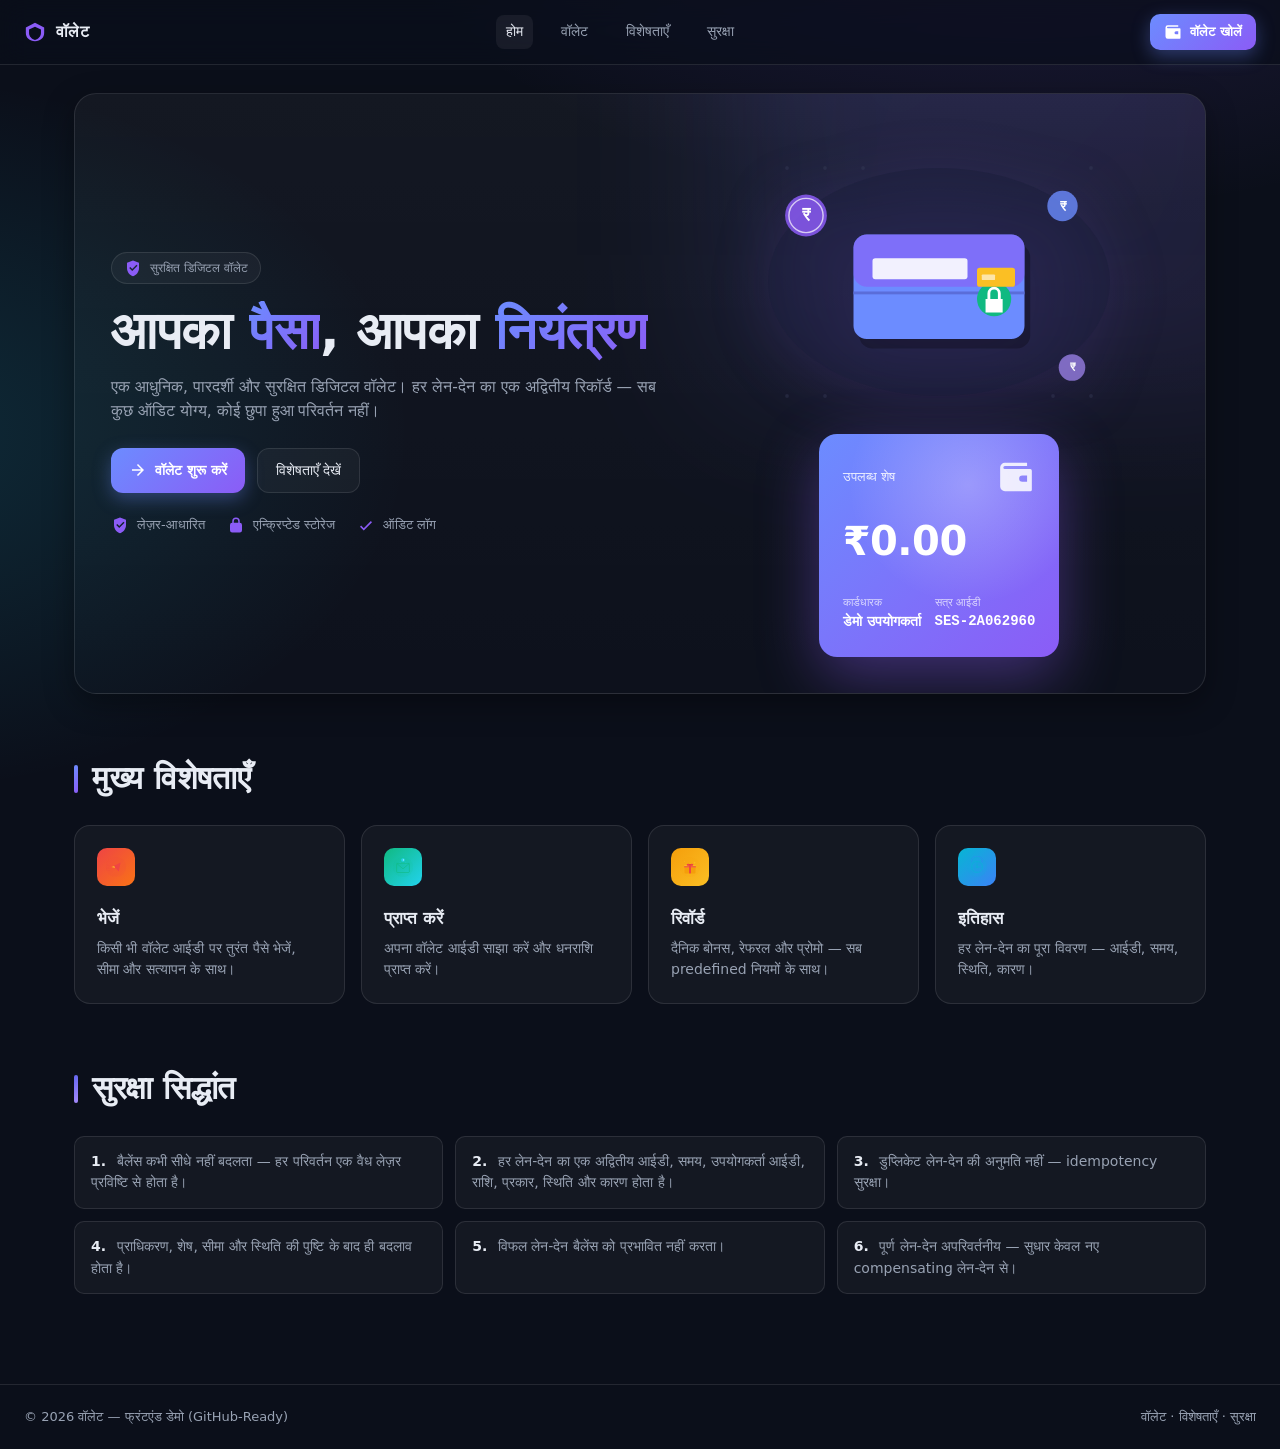
<file: index.html>
<!DOCTYPE html>
<html lang="hi">
<head>
  <meta charset="UTF-8" />
  <meta name="viewport" content="width=device-width, initial-scale=1.0" />
  <meta name="description" content="Secure digital wallet — frontend demo with ledger-ready architecture" />
  <title>वॉलेट — होम | Secure Wallet</title>
  <link rel="icon" type="image/svg+xml" href="assets/favicon.svg" />
  <link rel="stylesheet" href="css/styles.css" />
</head>
<body>
  <!-- SVG SPRITE: inline icons + zone illustrations -->
  <svg width="0" height="0" style="position:absolute" aria-hidden="true">
    <defs>
      <!-- Icon symbols -->
      <symbol id="i-wallet" viewBox="0 0 24 24"><path fill="currentColor" d="M21 7H5a1 1 0 0 1 0-2h14V3H5a3 3 0 0 0-3 3v12a3 3 0 0 0 3 3h16a1 1 0 0 0 1-1V8a1 1 0 0 0-1-1Zm-2 8h-3a2 2 0 1 1 0-4h3v4Z"/></symbol>
      <symbol id="i-send" viewBox="0 0 24 24"><path fill="currentColor" d="m3.4 20.6 17.45-7.48a1 1 0 0 0 0-1.84L3.4 3.81a1 1 0 0 0-1.39 1.21L4.5 12l-2.49 6.98a1 1 0 0 0 1.39 1.62Z"/></symbol>
      <symbol id="i-receive" viewBox="0 0 24 24"><path fill="currentColor" d="M5 4h14v3h-2V6H7v12h4v2H5V4Zm9.5 6.6L12.6 8.7 11.2 10.1l2.3 2.3-2.3 2.3 1.4 1.4 1.9-1.9 1.9 1.9 1.4-1.4-2.3-2.3 2.3-2.3-1.4-1.4-1.9 1.9Z"/></symbol>
      <symbol id="i-history" viewBox="0 0 24 24"><path fill="currentColor" d="M13 3a9 9 0 0 0-9 9H1l4 4 4-4H6a7 7 0 1 1 2.05 4.95l-1.42 1.42A9 9 0 1 0 13 3Zm-1 5v5l4.25 2.52.75-1.23L13.5 12.25V8H12Z"/></symbol>
      <symbol id="i-user" viewBox="0 0 24 24"><path fill="currentColor" d="M12 12a5 5 0 1 0-5-5 5 5 0 0 0 5 5Zm0 2c-3.33 0-10 1.67-10 5v3h20v-3c0-3.33-6.67-5-10-5Z"/></symbol>
      <symbol id="i-lock" viewBox="0 0 24 24"><path fill="currentColor" d="M17 9V7A5 5 0 0 0 7 7v2a3 3 0 0 0-3 3v7a3 3 0 0 0 3 3h10a3 3 0 0 0 3-3v-7a3 3 0 0 0-3-3ZM9 7a3 3 0 0 1 6 0v2H9V7Z"/></symbol>
      <symbol id="i-check" viewBox="0 0 24 24"><path fill="currentColor" d="m9 16.2-3.5-3.5L4 14.2 9 19.2 20 8.2l-1.5-1.4L9 16.2Z"/></symbol>
      <symbol id="i-x" viewBox="0 0 24 24"><path fill="currentColor" d="M19 6.4 17.6 5 12 10.6 6.4 5 5 6.4 10.6 12 5 17.6 6.4 19 12 13.4 17.6 19 19 17.6 13.4 12 19 6.4Z"/></symbol>
      <symbol id="i-shield" viewBox="0 0 24 24"><path fill="currentColor" d="M12 2 4 5v7c0 5 3.4 9.7 8 11 4.6-1.3 8-6 8-11V5l-8-3Zm-1 14-4-4 1.4-1.4L11 13.2l5.6-5.6L18 9l-7 7Z"/></symbol>
      <symbol id="i-arrow-right" viewBox="0 0 24 24"><path fill="currentColor" d="M12 4 10.6 5.4 16.2 11H4v2h12.2l-5.6 5.6L12 20l8-8-8-8Z"/></symbol>
      <symbol id="i-logo" viewBox="0 0 24 24"><path fill="currentColor" d="M12 2 2 7v6c0 5 4 9 10 9s10-4 10-9V7L12 2Zm0 4.2 6.5 3.2V13c0 3.5-2.7 6.6-6.5 7.7C8.2 19.6 5.5 16.5 5.5 13V9.4L12 6.2Z"/></symbol>

      <!-- Zone illustrations -->
      <symbol id="illus-hero" viewBox="0 0 400 320">
        <ellipse cx="200" cy="160" rx="180" ry="120" fill="#1a1f3a" opacity="0.5"/>
        <g fill="#3a3f5a" opacity="0.4">
          <circle cx="40"  cy="40"  r="2"/><circle cx="80"  cy="40"  r="2"/><circle cx="120" cy="40"  r="2"/>
          <circle cx="360" cy="40"  r="2"/><circle cx="40"  cy="280" r="2"/><circle cx="80"  cy="280" r="2"/>
          <circle cx="320" cy="280" r="2"/><circle cx="360" cy="280" r="2"/>
        </g>
        <g transform="translate(60,90)">
          <circle cx="0" cy="0" r="22" fill="#8b5cf6" opacity="0.85"/>
          <circle cx="0" cy="0" r="18" fill="none" stroke="#fff" stroke-width="1.5" opacity="0.7"/>
          <text x="0" y="6" text-anchor="middle" fill="#fff" font-size="18" font-weight="700" font-family="Inter, sans-serif">₹</text>
        </g>
        <g transform="translate(330,80)">
          <circle cx="0" cy="0" r="16" fill="#6c8cff" opacity="0.8"/>
          <text x="0" y="5" text-anchor="middle" fill="#fff" font-size="14" font-weight="700" font-family="Inter, sans-serif">₹</text>
        </g>
        <g transform="translate(340,250)">
          <circle cx="0" cy="0" r="14" fill="#a78bfa" opacity="0.7"/>
          <text x="0" y="4" text-anchor="middle" fill="#fff" font-size="12" font-weight="700" font-family="Inter, sans-serif">₹</text>
        </g>
        <g transform="translate(110,110)">
          <rect x="6" y="10" width="180" height="110" rx="14" fill="#000" opacity="0.25"/>
          <rect x="0" y="0" width="180" height="110" rx="14" fill="#6c8cff"/>
          <rect x="0" y="0" width="180" height="55" rx="14" fill="#8b5cf6" opacity="0.6"/>
          <rect x="0" y="60" width="180" height="3" fill="#5a6dd9"/>
          <rect x="20" y="25" width="100" height="22" rx="3" fill="#fff" opacity="0.9"/>
          <circle cx="148" cy="68" r="18" fill="#10b981"/>
          <path d="M141 68 v-6 a7 7 0 0 1 14 0 v6 h-3 v-6 a4 4 0 0 0 -8 0 v6 z M139 68 h18 v14 h-18 z" fill="#fff"/>
          <rect x="130" y="35" width="40" height="20" rx="3" fill="#fbbf24"/>
          <rect x="135" y="42" width="14" height="6" rx="1" fill="#fff" opacity="0.6"/>
        </g>
      </symbol>

      <symbol id="illus-send" viewBox="0 0 120 120">
        <circle cx="60" cy="60" r="55" fill="rgba(239,68,68,0.12)"/>
        <g transform="translate(30,30)">
          <path d="M5 30 L55 5 L45 55 L25 35 Z" fill="#ef4444"/>
          <path d="M25 35 L45 55 L30 40 Z" fill="#f97316"/>
          <path d="M5 30 L25 35 L20 25 Z" fill="#fbbf24"/>
        </g>
        <line x1="15" y1="50" x2="25" y2="55" stroke="#ef4444" stroke-width="2" stroke-linecap="round" opacity="0.6"/>
        <line x1="10" y1="65" x2="22" y2="68" stroke="#ef4444" stroke-width="2" stroke-linecap="round" opacity="0.5"/>
        <line x1="15" y1="80" x2="25" y2="80" stroke="#ef4444" stroke-width="2" stroke-linecap="round" opacity="0.4"/>
      </symbol>

      <symbol id="illus-receive" viewBox="0 0 120 120">
        <circle cx="60" cy="60" r="55" fill="rgba(16,185,129,0.12)"/>
        <rect x="25" y="40" width="70" height="50" rx="6" fill="none" stroke="#10b981" stroke-width="3"/>
        <path d="M25 40 L60 70 L95 40" fill="none" stroke="#10b981" stroke-width="3" stroke-linejoin="round"/>
        <circle cx="60" cy="22" r="10" fill="#22d3ee"/>
        <text x="60" y="27" text-anchor="middle" fill="#fff" font-size="11" font-weight="700" font-family="Inter, sans-serif">₹</text>
        <line x1="48" y1="32" x2="44" y2="36" stroke="#22d3ee" stroke-width="2" stroke-linecap="round"/>
        <line x1="72" y1="32" x2="76" y2="36" stroke="#22d3ee" stroke-width="2" stroke-linecap="round"/>
      </symbol>

      <symbol id="illus-reward" viewBox="0 0 120 120">
        <circle cx="60" cy="60" r="55" fill="rgba(245,158,11,0.12)"/>
        <rect x="30" y="55" width="60" height="40" rx="4" fill="#f59e0b"/>
        <rect x="28" y="50" width="64" height="12" rx="3" fill="#fbbf24"/>
        <rect x="55" y="50" width="10" height="45" fill="#ef4444"/>
        <rect x="28" y="56" width="64" height="6" fill="#ef4444"/>
        <ellipse cx="50" cy="48" rx="8" ry="6" fill="#ef4444"/>
        <ellipse cx="70" cy="48" rx="8" ry="6" fill="#ef4444"/>
        <circle cx="60" cy="48" r="4" fill="#dc2626"/>
        <g fill="#fbbf24">
          <path d="M85 30 L87 35 L92 37 L87 39 L85 44 L83 39 L78 37 L83 35 Z"/>
          <path d="M30 25 L31 28 L34 29 L31 30 L30 33 L29 30 L26 29 L29 28 Z"/>
        </g>
      </symbol>

      <symbol id="illus-history" viewBox="0 0 120 120">
        <circle cx="60" cy="60" r="55" fill="rgba(6,182,212,0.12)"/>
        <circle cx="60" cy="60" r="30" fill="none" stroke="#06b6d4" stroke-width="3"/>
        <line x1="60" y1="60" x2="60" y2="42" stroke="#06b6d4" stroke-width="3" stroke-linecap="round"/>
        <line x1="60" y1="60" x2="74" y2="60" stroke="#06b6d4" stroke-width="3" stroke-linecap="round"/>
        <circle cx="60" cy="60" r="3" fill="#06b6d4"/>
        <line x1="60" y1="34" x2="60" y2="38" stroke="#06b6d4" stroke-width="2"/>
        <line x1="60" y1="82" x2="60" y2="86" stroke="#06b6d4" stroke-width="2"/>
        <line x1="34" y1="60" x2="38" y2="60" stroke="#06b6d4" stroke-width="2"/>
        <line x1="82" y1="60" x2="86" y2="60" stroke="#06b6d4" stroke-width="2"/>
        <path d="M30 30 A 30 30 0 0 1 90 30" fill="none" stroke="#3b82f6" stroke-width="2" stroke-linecap="round" stroke-dasharray="3,3"/>
        <path d="M85 25 L90 30 L85 35" fill="none" stroke="#3b82f6" stroke-width="2" stroke-linecap="round" stroke-linejoin="round"/>
      </symbol>

      <symbol id="illus-security" viewBox="0 0 120 120">
        <circle cx="60" cy="60" r="55" fill="rgba(99,102,241,0.12)"/>
        <path d="M60 20 L90 32 L90 60 Q 90 85 60 100 Q 30 85 30 60 L 30 32 Z" fill="#6366f1"/>
        <path d="M60 20 L90 32 L90 60 Q 90 75 60 90 Q 30 75 30 60 L 30 32 Z" fill="none" stroke="#a78bfa" stroke-width="2"/>
        <path d="M45 60 L55 70 L75 50" fill="none" stroke="#fff" stroke-width="5" stroke-linecap="round" stroke-linejoin="round"/>
      </symbol>
    </defs>
  </svg>

  <!-- HEADER -->
  <header class="topbar">
    <a class="brand" href="index.html">
      <svg class="ico brand-ico"><use href="#i-logo"/></svg>
      <span>वॉलेट</span>
    </a>
    <nav class="nav">
      <a href="index.html" class="active">होम</a>
      <a href="wallet.html">वॉलेट</a>
      <a href="#features">विशेषताएँ</a>
      <a href="#security">सुरक्षा</a>
    </nav>
    <a class="btn-primary btn-sm" href="wallet.html">
      <svg class="ico"><use href="#i-wallet"/></svg>
      वॉलेट खोलें
    </a>
  </header>

  <!-- HERO -->
  <main class="hero-wrap">
    <section class="hero">
      <div class="hero-text">
        <span class="badge">
          <svg class="ico"><use href="#i-shield"/></svg>
          सुरक्षित डिजिटल वॉलेट
        </span>
        <h1>आपका <span class="grad">पैसा</span>, आपका <span class="grad">नियंत्रण</span></h1>
        <p>
          एक आधुनिक, पारदर्शी और सुरक्षित डिजिटल वॉलेट। हर लेन-देन का एक
          अद्वितीय रिकॉर्ड — सब कुछ ऑडिट योग्य, कोई छुपा हुआ परिवर्तन नहीं।
        </p>
        <div class="cta-row">
          <a class="btn-primary" href="wallet.html">
            <svg class="ico"><use href="#i-arrow-right"/></svg>
            वॉलेट शुरू करें
          </a>
          <a class="btn-ghost" href="#features">विशेषताएँ देखें</a>
        </div>
        <div class="trust">
          <div><svg class="ico"><use href="#i-shield"/></svg><span>लेज़र-आधारित</span></div>
          <div><svg class="ico"><use href="#i-lock"/></svg><span>एन्क्रिप्टेड स्टोरेज</span></div>
          <div><svg class="ico"><use href="#i-check"/></svg><span>ऑडिट लॉग</span></div>
        </div>
      </div>

      <!-- HERO ILLUSTRATION + PREVIEW CARD -->
      <div class="hero-visual">
        <svg class="hero-illus" viewBox="0 0 400 320" aria-hidden="true">
          <use href="#illus-hero"/>
        </svg>
        <div class="preview-card">
          <div class="card-top">
            <div class="card-label">उपलब्ध शेष</div>
            <svg class="ico card-chip"><use href="#i-wallet"/></svg>
          </div>
          <div class="card-balance" id="preview-balance">₹0.00</div>
          <div class="card-foot">
            <div>
              <div class="muted">कार्डधारक</div>
              <div class="strong">डेमो उपयोगकर्ता</div>
            </div>
            <div>
              <div class="muted">सत्र आईडी</div>
              <div class="strong mono" id="preview-session">—</div>
            </div>
          </div>
        </div>
      </div>
    </section>

    <!-- FEATURES (zone-colored) -->
    <section id="features" class="features">
      <div class="section-head">
        <span class="accent"></span>
        <h2>मुख्य विशेषताएँ</h2>
      </div>
      <div class="grid">
        <div class="feat zone-send">
          <svg class="ico feat-ico"><use href="#illus-send"/></svg>
          <h3>भेजें</h3>
          <p>किसी भी वॉलेट आईडी पर तुरंत पैसे भेजें, सीमा और सत्यापन के साथ।</p>
        </div>
        <div class="feat zone-receive">
          <svg class="ico feat-ico"><use href="#illus-receive"/></svg>
          <h3>प्राप्त करें</h3>
          <p>अपना वॉलेट आईडी साझा करें और धनराशि प्राप्त करें।</p>
        </div>
        <div class="feat zone-reward">
          <svg class="ico feat-ico"><use href="#illus-reward"/></svg>
          <h3>रिवॉर्ड</h3>
          <p>दैनिक बोनस, रेफरल और प्रोमो — सब predefined नियमों के साथ।</p>
        </div>
        <div class="feat zone-history">
          <svg class="ico feat-ico"><use href="#illus-history"/></svg>
          <h3>इतिहास</h3>
          <p>हर लेन-देन का पूरा विवरण — आईडी, समय, स्थिति, कारण।</p>
        </div>
      </div>
    </section>

    <!-- SECURITY -->
    <section id="security" class="security">
      <div class="section-head security">
        <span class="accent"></span>
        <h2>सुरक्षा सिद्धांत</h2>
      </div>
      <div class="security-grid">
        <div class="rule"><b>1.</b> बैलेंस कभी सीधे नहीं बदलता — हर परिवर्तन एक वैध लेज़र प्रविष्टि से होता है।</div>
        <div class="rule"><b>2.</b> हर लेन-देन का एक अद्वितीय आईडी, समय, उपयोगकर्ता आईडी, राशि, प्रकार, स्थिति और कारण होता है।</div>
        <div class="rule"><b>3.</b> डुप्लिकेट लेन-देन की अनुमति नहीं — idempotency सुरक्षा।</div>
        <div class="rule"><b>4.</b> प्राधिकरण, शेष, सीमा और स्थिति की पुष्टि के बाद ही बदलाव होता है।</div>
        <div class="rule"><b>5.</b> विफल लेन-देन बैलेंस को प्रभावित नहीं करता।</div>
        <div class="rule"><b>6.</b> पूर्ण लेन-देन अपरिवर्तनीय — सुधार केवल नए compensating लेन-देन से।</div>
      </div>
    </section>
  </main>

  <footer class="foot">
    <div>© 2026 वॉलेट — फ्रंटएंड डेमो (GitHub-Ready)</div>
    <div class="foot-links">
      <a href="wallet.html">वॉलेट</a> ·
      <a href="#features">विशेषताएँ</a> ·
      <a href="#security">सुरक्षा</a>
    </div>
  </footer>

  <script src="js/wallet-core.js"></script>
  <script src="js/app.js"></script>
</body>
</html>
</file>
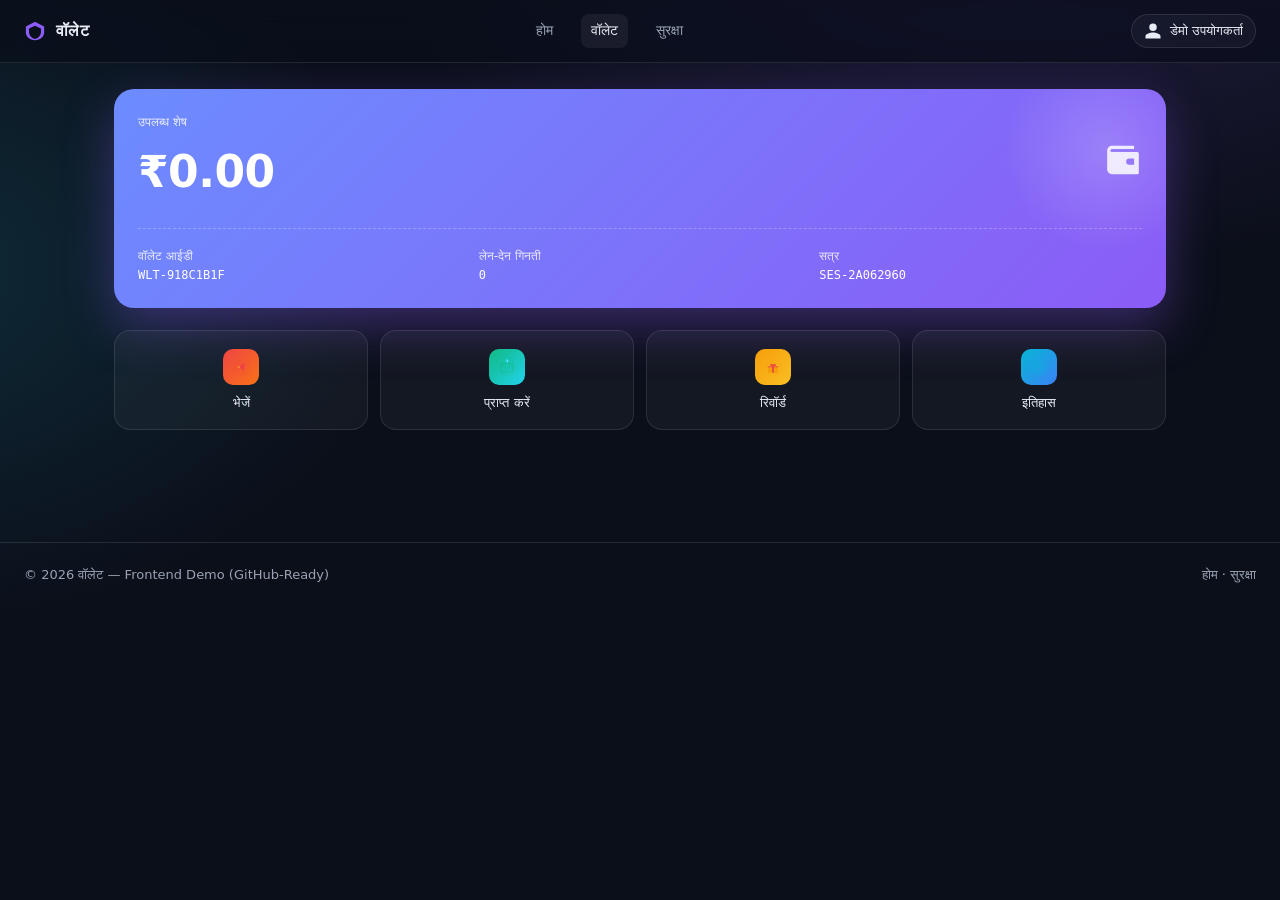
<file: wallet.html>
<!DOCTYPE html>
<html lang="hi">
<head>
  <meta charset="UTF-8" />
  <meta name="viewport" content="width=device-width, initial-scale=1.0" />
  <meta name="description" content="Secure Wallet — Send, receive और transaction history" />
  <title>वॉलेट — डैशबोर्ड | Secure Wallet</title>
  <link rel="icon" type="image/svg+xml" href="assets/favicon.svg" />
  <link rel="stylesheet" href="css/styles.css" />
</head>
<body>
  <!-- TOAST -->
  <div id="toast" class="toast" role="status" aria-live="polite"></div>

  <!-- SVG SPRITE -->
  <svg width="0" height="0" style="position:absolute" aria-hidden="true">
    <defs>
      <symbol id="i-wallet" viewBox="0 0 24 24"><path fill="currentColor" d="M21 7H5a1 1 0 0 1 0-2h14V3H5a3 3 0 0 0-3 3v12a3 3 0 0 0 3 3h16a1 1 0 0 0 1-1V8a1 1 0 0 0-1-1Zm-2 8h-3a2 2 0 1 1 0-4h3v4Z"/></symbol>
      <symbol id="i-send" viewBox="0 0 24 24"><path fill="currentColor" d="m3.4 20.6 17.45-7.48a1 1 0 0 0 0-1.84L3.4 3.81a1 1 0 0 0-1.39 1.21L4.5 12l-2.49 6.98a1 1 0 0 0 1.39 1.62Z"/></symbol>
      <symbol id="i-receive" viewBox="0 0 24 24"><path fill="currentColor" d="M5 4h14v3h-2V6H7v12h4v2H5V4Zm9.5 6.6L12.6 8.7 11.2 10.1l2.3 2.3-2.3 2.3 1.4 1.4 1.9-1.9 1.9 1.9 1.4-1.4-2.3-2.3 2.3-2.3-1.4-1.4-1.9 1.9Z"/></symbol>
      <symbol id="i-history" viewBox="0 0 24 24"><path fill="currentColor" d="M13 3a9 9 0 0 0-9 9H1l4 4 4-4H6a7 7 0 1 1 2.05 4.95l-1.42 1.42A9 9 0 1 0 13 3Zm-1 5v5l4.25 2.52.75-1.23L13.5 12.25V8H12Z"/></symbol>
      <symbol id="i-user" viewBox="0 0 24 24"><path fill="currentColor" d="M12 12a5 5 0 1 0-5-5 5 5 0 0 0 5 5Zm0 2c-3.33 0-10 1.67-10 5v3h20v-3c0-3.33-6.67-5-10-5Z"/></symbol>
      <symbol id="i-x" viewBox="0 0 24 24"><path fill="currentColor" d="M19 6.4 17.6 5 12 10.6 6.4 5 5 6.4 10.6 12 5 17.6 6.4 19 12 13.4 17.6 19 19 17.6 13.4 12 19 6.4Z"/></symbol>
      <symbol id="i-shield" viewBox="0 0 24 24"><path fill="currentColor" d="M12 2 4 5v7c0 5 3.4 9.7 8 11 4.6-1.3 8-6 8-11V5l-8-3Zm-1 14-4-4 1.4-1.4L11 13.2l5.6-5.6L18 9l-7 7Z"/></symbol>
      <symbol id="i-arrow-up" viewBox="0 0 24 24"><path fill="currentColor" d="M12 4 4 12h5v8h6v-8h5L12 4Z"/></symbol>
      <symbol id="i-arrow-down" viewBox="0 0 24 24"><path fill="currentColor" d="M12 20l8-8h-5V4H9v8H4l8 8Z"/></symbol>
      <symbol id="i-logo" viewBox="0 0 24 24"><path fill="currentColor" d="M12 2 2 7v6c0 5 4 9 10 9s10-4 10-9V7L12 2Zm0 4.2 6.5 3.2V13c0 3.5-2.7 6.6-6.5 7.7C8.2 19.6 5.5 16.5 5.5 13V9.4L12 6.2Z"/></symbol>

      <!-- Zone illustrations (used inside action buttons) -->
      <symbol id="illus-send" viewBox="0 0 120 120">
        <circle cx="60" cy="60" r="55" fill="rgba(239,68,68,0.12)"/>
        <g transform="translate(30,30)">
          <path d="M5 30 L55 5 L45 55 L25 35 Z" fill="#ef4444"/>
          <path d="M25 35 L45 55 L30 40 Z" fill="#f97316"/>
          <path d="M5 30 L25 35 L20 25 Z" fill="#fbbf24"/>
        </g>
      </symbol>
      <symbol id="illus-receive" viewBox="0 0 120 120">
        <circle cx="60" cy="60" r="55" fill="rgba(16,185,129,0.12)"/>
        <rect x="25" y="40" width="70" height="50" rx="6" fill="none" stroke="#10b981" stroke-width="3"/>
        <path d="M25 40 L60 70 L95 40" fill="none" stroke="#10b981" stroke-width="3" stroke-linejoin="round"/>
        <circle cx="60" cy="22" r="10" fill="#22d3ee"/>
        <text x="60" y="27" text-anchor="middle" fill="#fff" font-size="11" font-weight="700" font-family="Inter, sans-serif">₹</text>
      </symbol>
      <symbol id="illus-reward" viewBox="0 0 120 120">
        <circle cx="60" cy="60" r="55" fill="rgba(245,158,11,0.12)"/>
        <rect x="30" y="55" width="60" height="40" rx="4" fill="#f59e0b"/>
        <rect x="28" y="50" width="64" height="12" rx="3" fill="#fbbf24"/>
        <rect x="55" y="50" width="10" height="45" fill="#ef4444"/>
        <rect x="28" y="56" width="64" height="6" fill="#ef4444"/>
        <ellipse cx="50" cy="48" rx="8" ry="6" fill="#ef4444"/>
        <ellipse cx="70" cy="48" rx="8" ry="6" fill="#ef4444"/>
        <circle cx="60" cy="48" r="4" fill="#dc2626"/>
      </symbol>
      <symbol id="illus-history" viewBox="0 0 120 120">
        <circle cx="60" cy="60" r="55" fill="rgba(6,182,212,0.12)"/>
        <circle cx="60" cy="60" r="30" fill="none" stroke="#06b6d4" stroke-width="3"/>
        <line x1="60" y1="60" x2="60" y2="42" stroke="#06b6d4" stroke-width="3" stroke-linecap="round"/>
        <line x1="60" y1="60" x2="74" y2="60" stroke="#06b6d4" stroke-width="3" stroke-linecap="round"/>
        <circle cx="60" cy="60" r="3" fill="#06b6d4"/>
      </symbol>

      <!-- Empty state illustration -->
      <symbol id="illus-empty" viewBox="0 0 200 160">
        <ellipse cx="100" cy="140" rx="70" ry="6" fill="#1a1f3a"/>
        <rect x="40" y="40" width="120" height="80" rx="8" fill="#1a1f3a" stroke="#2a3050" stroke-width="1.5"/>
        <line x1="55" y1="60" x2="120" y2="60" stroke="#3a3f5a" stroke-width="2" stroke-linecap="round"/>
        <line x1="55" y1="75" x2="100" y2="75" stroke="#3a3f5a" stroke-width="2" stroke-linecap="round"/>
        <line x1="55" y1="90" x2="110" y2="90" stroke="#3a3f5a" stroke-width="2" stroke-linecap="round"/>
        <circle cx="135" cy="100" r="14" fill="none" stroke="#06b6d4" stroke-width="3"/>
        <line x1="146" y1="111" x2="156" y2="121" stroke="#06b6d4" stroke-width="3" stroke-linecap="round"/>
      </symbol>
    </defs>
  </svg>

  <!-- HEADER -->
  <header class="topbar">
    <a class="brand" href="index.html">
      <svg class="ico brand-ico"><use href="#i-logo"/></svg>
      <span>वॉलेट</span>
    </a>
    <nav class="nav">
      <a href="index.html">होम</a>
      <a href="wallet.html" class="active">वॉलेट</a>
      <a href="index.html#security">सुरक्षा</a>
    </nav>
    <div class="user-chip">
      <svg class="ico"><use href="#i-user"/></svg>
      <span id="user-label">डेमो उपयोगकर्ता</span>
    </div>
  </header>

  <main class="dash">
    <!-- BALANCE CARD -->
    <section class="balance-card">
      <div class="card-top">
        <div>
          <div class="muted">उपलब्ध शेष</div>
          <div class="balance" id="balance">₹0.00</div>
        </div>
        <svg class="ico card-chip"><use href="#i-wallet"/></svg>
      </div>
      <div class="meta-row">
        <div>
          <div class="muted">वॉलेट आईडी</div>
          <div class="mono small" id="wallet-id">—</div>
        </div>
        <div>
          <div class="muted">लेन-देन गिनती</div>
          <div class="mono small" id="tx-count">0</div>
        </div>
        <div>
          <div class="muted">सत्र</div>
          <div class="mono small" id="session-id">—</div>
        </div>
      </div>
    </section>

    <!-- ACTIONS (zone-colored) -->
    <section class="actions">
      <button class="action zone-send" data-action="send">
        <svg class="ico action-ico"><use href="#illus-send"/></svg>
        <span>भेजें</span>
      </button>
      <button class="action zone-receive" data-action="receive">
        <svg class="ico action-ico"><use href="#illus-receive"/></svg>
        <span>प्राप्त करें</span>
      </button>
      <button class="action zone-reward" data-action="reward">
        <svg class="ico action-ico"><use href="#illus-reward"/></svg>
        <span>रिवॉर्ड</span>
      </button>
      <button class="action zone-history" data-action="history">
        <svg class="ico action-ico"><use href="#illus-history"/></svg>
        <span>इतिहास</span>
      </button>
    </section>

    <!-- PANELS -->
    <section class="panels">
      <!-- SEND PANEL -->
      <article class="panel zone-send" id="panel-send" hidden>
        <header class="panel-head">
          <h3><svg class="ico"><use href="#illus-send"/></svg> पैसे भेजें</h3>
          <button class="icon-btn" data-close><svg class="ico"><use href="#i-x"/></svg></button>
        </header>
        <form id="send-form" class="form">
          <label>
            <span>प्राप्तकर्ता वॉलेट आईडी</span>
            <input type="text" id="recv-id" placeholder="WLT-XXXXXXXX" required />
          </label>
          <label>
            <span>राशि (₹)</span>
            <input type="number" id="send-amt" min="1" max="50000" step="0.01" required />
          </label>
          <label>
            <span>कारण / विवरण</span>
            <input type="text" id="send-reason" maxlength="120" placeholder="जैसे: भोजन, किराया" required />
          </label>
          <label>
            <span>Idempotency कुंजी (वैकल्पिक)</span>
            <input type="text" id="send-idem" placeholder="खाली छोड़ें — ऑटो जनरेट होगी" />
          </label>
          <div class="form-foot">
            <button type="button" class="btn-ghost" data-close>रद्द करें</button>
            <button type="submit" class="btn-primary">भेजें</button>
          </div>
        </form>
      </article>

      <!-- RECEIVE PANEL -->
      <article class="panel zone-receive" id="panel-receive" hidden>
        <header class="panel-head">
          <h3><svg class="ico"><use href="#illus-receive"/></svg> पैसे प्राप्त करें</h3>
          <button class="icon-btn" data-close><svg class="ico"><use href="#i-x"/></svg></button>
        </header>
        <div class="form">
          <p class="muted">
            अपना वॉलेट आईडी साझा करें। प्राप्त राशि ऑटो-क्रेडिट होगी (डेमो में —
            असली बैकएंड होने पर server-side ledger के माध्यम से)।
          </p>
          <div class="receive-box">
            <div class="muted">आपका वॉलेट आईडी</div>
            <div class="mono big" id="my-wallet-id">—</div>
          </div>
          <form id="receive-form" class="form">
            <label>
              <span>टेस्ट क्रेडिट राशि (₹)</span>
              <input type="number" id="rec-amt" min="1" max="10000" step="0.01" required />
            </label>
            <label>
              <span>स्रोत / कारण</span>
              <input type="text" id="rec-reason" placeholder="जैसे: वेतन, रिफंड" required />
            </label>
            <div class="form-foot">
              <button type="submit" class="btn-primary">क्रेडिट जोड़ें</button>
            </div>
          </form>
        </div>
      </article>

      <!-- REWARD PANEL -->
      <article class="panel zone-reward" id="panel-reward" hidden>
        <header class="panel-head">
          <h3><svg class="ico"><use href="#illus-reward"/></svg> रिवॉर्ड / बोनस</h3>
          <button class="icon-btn" data-close><svg class="ico"><use href="#i-x"/></svg></button>
        </header>
        <form id="reward-form" class="form">
          <p class="muted">
            रिवॉर्ड predefined नियमों के अंतर्गत जारी होते हैं (अधिकतम ₹100/दिन, ठंडा
            अवधि 60 सेकंड)।
          </p>
          <label>
            <span>रिवॉर्ड प्रकार</span>
            <select id="rw-type">
              <option value="daily_login">दैनिक लॉगिन</option>
              <option value="referral">रेफरल बोनस</option>
              <option value="promo">प्रोमो कोड</option>
            </select>
          </label>
          <label>
            <span>राशि (₹, अधिकतम 100)</span>
            <input type="number" id="rw-amt" min="1" max="100" step="0.01" value="10" required />
          </label>
          <label>
            <span>कारण</span>
            <input type="text" id="rw-reason" maxlength="120" required />
          </label>
          <div class="form-foot">
            <button type="submit" class="btn-primary">दावा करें</button>
          </div>
        </form>
      </article>

      <!-- HISTORY PANEL -->
      <article class="panel wide zone-history" id="panel-history" hidden>
        <header class="panel-head">
          <h3><svg class="ico"><use href="#illus-history"/></svg> लेन-देन इतिहास</h3>
          <div class="head-right">
            <select id="filter-type" class="mini">
              <option value="">सभी प्रकार</option>
              <option value="send">भेजें</option>
              <option value="receive">प्राप्त</option>
              <option value="reward">रिवॉर्ड</option>
              <option value="reversal">रिवर्सल</option>
            </select>
            <button class="icon-btn" data-close><svg class="ico"><use href="#i-x"/></svg></button>
          </div>
        </header>
        <div class="tx-list" id="tx-list">
          <div class="empty">
            <svg viewBox="0 0 200 160" style="width:160px;height:120px;margin-bottom:8px"><use href="#illus-empty"/></svg>
            <div>अभी तक कोई लेन-देन नहीं।</div>
          </div>
        </div>
        <div class="export-row">
          <button class="btn-ghost" id="export-json">JSON निर्यात</button>
          <button class="btn-ghost" id="export-csv">CSV निर्यात</button>
          <button class="btn-danger" id="reset-data">डेटा रीसेट</button>
        </div>
      </article>
    </section>
  </main>

  <footer class="foot">
    <div>© 2026 वॉलेट — Frontend Demo (GitHub-Ready)</div>
    <div class="foot-links"><a href="index.html">होम</a> · <a href="index.html#security">सुरक्षा</a></div>
  </footer>

  <script src="js/wallet-core.js"></script>
  <script src="js/wallet.js"></script>
</body>
</html>
</file>
<file: css/styles.css>
/* ============================
   वॉलेट — Global Stylesheet
   Color-coded zones, motion-primitives-inspired animations
   ============================ */

:root {
  /* ---- Base palette ---- */
  --bg: #0b0f1a;
  --bg-2: #11172a;
  --panel: rgba(255, 255, 255, 0.04);
  --panel-2: rgba(255, 255, 255, 0.06);
  --border: rgba(255, 255, 255, 0.10);
  --text: #e8ecf4;
  --muted: #98a2b3;
  --shadow: 0 10px 30px rgba(0, 0, 0, 0.35);

  /* ---- Zone colors (Realtime-Colors-inspired) ---- */
  --c-brand:    #8b5cf6;   /* purple — hero / brand */
  --c-brand-2:  #6c8cff;   /* indigo-blue */
  --c-send:     #ef4444;   /* red — outflow */
  --c-send-2:   #f97316;   /* orange accent */
  --c-receive:  #10b981;   /* emerald — inflow */
  --c-receive-2:#22d3ee;   /* cyan accent */
  --c-reward:   #f59e0b;   /* amber — bonus */
  --c-reward-2: #fbbf24;   /* gold accent */
  --c-history:  #06b6d4;   /* cyan — neutral data */
  --c-history-2:#3b82f6;   /* blue accent */
  --c-security: #6366f1;   /* indigo — trust */
  --c-security-2:#a78bfa;

  /* ---- Gradients per zone ---- */
  --grad-brand:    linear-gradient(135deg, #6c8cff 0%, #8b5cf6 100%);
  --grad-send:     linear-gradient(135deg, #ef4444 0%, #f97316 100%);
  --grad-receive:  linear-gradient(135deg, #10b981 0%, #22d3ee 100%);
  --grad-reward:   linear-gradient(135deg, #f59e0b 0%, #fbbf24 100%);
  --grad-history:  linear-gradient(135deg, #06b6d4 0%, #3b82f6 100%);
  --grad-security: linear-gradient(135deg, #6366f1 0%, #a78bfa 100%);

  /* ---- Soft zone tints (panel backgrounds) ---- */
  --tint-send:     rgba(239, 68, 68, 0.08);
  --tint-receive:  rgba(16, 185, 129, 0.08);
  --tint-reward:   rgba(245, 158, 11, 0.08);
  --tint-history:  rgba(6, 182, 212, 0.08);
  --tint-security: rgba(99, 102, 241, 0.08);

  --radius: 16px;
  --radius-sm: 10px;
  --font: "Inter", "Segoe UI", "Noto Sans Devanagari", system-ui, -apple-system, sans-serif;

  /* Motion (motion-primitives-inspired) */
  --ease: cubic-bezier(0.16, 1, 0.3, 1);
}

* { box-sizing: border-box; }
html, body { margin: 0; padding: 0; }
body {
  font-family: var(--font);
  color: var(--text);
  background:
    radial-gradient(1100px 600px at 80% -10%, rgba(139, 92, 246, 0.18), transparent 60%),
    radial-gradient(900px 600px at -10% 30%, rgba(34, 211, 238, 0.15), transparent 60%),
    var(--bg);
  min-height: 100vh;
  line-height: 1.55;
  -webkit-font-smoothing: antialiased;
}
a { color: inherit; text-decoration: none; }
button { font-family: inherit; cursor: pointer; }
.mono { font-family: ui-monospace, SFMono-Regular, "JetBrains Mono", Menlo, monospace; }
.muted { color: var(--muted); }
.small { font-size: 12px; }
.big { font-size: 22px; }
.strong { font-weight: 600; }

/* SVG Icons */
.ico {
  width: 18px; height: 18px;
  display: inline-block;
  vertical-align: -3px;
  fill: currentColor;
  flex-shrink: 0;
}
.brand-ico { width: 22px; height: 22px; color: var(--c-brand); }
.feat-ico { width: 28px; height: 28px; color: #fff; }
.action-ico { width: 22px; height: 22px; }
.card-chip { width: 38px; height: 38px; color: rgba(255,255,255,0.85); }

/* TOPBAR */
.topbar {
  position: sticky; top: 0; z-index: 50;
  display: flex; align-items: center; justify-content: space-between;
  gap: 16px;
  padding: 14px 24px;
  background: rgba(11, 15, 26, 0.72);
  backdrop-filter: saturate(140%) blur(14px);
  -webkit-backdrop-filter: saturate(140%) blur(14px);
  border-bottom: 1px solid var(--border);
}
.brand {
  display: inline-flex; align-items: center; gap: 10px;
  font-weight: 700; letter-spacing: 0.3px;
}
.nav { display: flex; gap: 18px; }
.nav a {
  color: var(--muted);
  font-size: 14px;
  padding: 6px 10px; border-radius: 8px;
  transition: color .15s var(--ease), background .15s var(--ease);
}
.nav a:hover { color: var(--text); background: var(--panel); }
.nav a.active { color: var(--text); background: var(--panel-2); }
.user-chip {
  display: inline-flex; align-items: center; gap: 8px;
  padding: 6px 12px; border-radius: 999px;
  background: var(--panel);
  border: 1px solid var(--border);
  font-size: 13px;
}

/* BUTTONS */
.btn-primary {
  display: inline-flex; align-items: center; gap: 8px;
  background: var(--grad-brand);
  color: #fff;
  border: none;
  padding: 11px 18px;
  border-radius: 12px;
  font-weight: 600;
  font-size: 14px;
  box-shadow: 0 6px 18px rgba(108, 140, 255, 0.35);
  transition: transform .15s var(--ease), box-shadow .15s var(--ease), opacity .15s var(--ease);
}
.btn-primary:hover { transform: translateY(-1px); box-shadow: 0 10px 22px rgba(108, 140, 255, 0.45); }
.btn-primary:active { transform: translateY(0); }
.btn-primary:disabled { opacity: .55; cursor: not-allowed; }
.btn-sm { padding: 8px 14px; font-size: 13px; border-radius: 10px; }
.btn-ghost {
  display: inline-flex; align-items: center; gap: 8px;
  background: var(--panel);
  color: var(--text);
  border: 1px solid var(--border);
  padding: 11px 18px; border-radius: 12px;
  font-weight: 500; font-size: 14px;
  transition: background .15s var(--ease);
}
.btn-ghost:hover { background: var(--panel-2); }
.btn-danger {
  display: inline-flex; align-items: center; gap: 8px;
  background: rgba(239, 68, 68, 0.12);
  color: #fca5a5;
  border: 1px solid rgba(239, 68, 68, 0.35);
  padding: 10px 14px; border-radius: 10px;
  font-weight: 500; font-size: 13px;
  transition: background .15s var(--ease);
}
.btn-danger:hover { background: rgba(239, 68, 68, 0.22); }
.icon-btn {
  background: var(--panel); border: 1px solid var(--border);
  width: 36px; height: 36px; border-radius: 10px;
  display: inline-flex; align-items: center; justify-content: center;
  color: var(--muted);
  transition: color .15s var(--ease), background .15s var(--ease);
}
.icon-btn:hover { color: var(--text); background: var(--panel-2); }

/* BADGE */
.badge {
  display: inline-flex; align-items: center; gap: 8px;
  background: var(--panel); border: 1px solid var(--border);
  color: var(--muted);
  padding: 6px 12px; border-radius: 999px;
  font-size: 12px; font-weight: 500;
}
.badge .ico { color: var(--c-brand); }

/* HERO */
.hero-wrap { padding: 28px 24px 60px; max-width: 1180px; margin: 0 auto; }
.hero {
  display: grid;
  grid-template-columns: 1.1fr 0.9fr;
  gap: 36px;
  align-items: center;
  padding: 36px;
  background: linear-gradient(180deg, rgba(255,255,255,0.04), rgba(255,255,255,0.01));
  border: 1px solid var(--border);
  border-radius: 22px;
  box-shadow: var(--shadow);
  position: relative;
  overflow: hidden;
}
.hero::before {
  content: "";
  position: absolute;
  top: -50%; right: -10%;
  width: 600px; height: 600px;
  background: var(--grad-brand);
  filter: blur(80px);
  opacity: 0.12;
  pointer-events: none;
  animation: float 8s var(--ease) infinite alternate;
}
@keyframes float {
  from { transform: translate(0, 0) rotate(0deg); }
  to { transform: translate(-30px, 30px) rotate(15deg); }
}
.hero-text { position: relative; }
.hero-text h1 {
  font-size: clamp(32px, 4.5vw, 52px);
  line-height: 1.1; margin: 18px 0 14px;
  letter-spacing: -0.5px;
}
.grad {
  background: var(--grad-brand);
  -webkit-background-clip: text;
  background-clip: text;
  color: transparent;
}
.hero-text p { color: var(--muted); max-width: 56ch; font-size: 15.5px; }
.cta-row { display: flex; gap: 12px; margin: 24px 0 22px; flex-wrap: wrap; }
.trust { display: flex; gap: 22px; flex-wrap: wrap; color: var(--muted); font-size: 13px; }
.trust div { display: inline-flex; align-items: center; gap: 8px; }
.trust .ico { color: var(--c-brand); }

/* HERO VISUAL: illustration + preview card */
.hero-visual {
  position: relative;
  display: grid;
  place-items: center;
  min-height: 320px;
}
.hero-illus {
  width: 100%;
  max-width: 380px;
  height: auto;
  filter: drop-shadow(0 10px 30px rgba(139, 92, 246, 0.25));
  animation: illusFloat 6s var(--ease) infinite alternate;
}
@keyframes illusFloat {
  from { transform: translateY(0); }
  to { transform: translateY(-8px); }
}

/* PREVIEW CARD (hero) */
.preview-card {
  position: relative;
  padding: 24px;
  border-radius: 18px;
  background: var(--grad-brand);
  color: #fff;
  box-shadow: 0 20px 60px rgba(139, 92, 246, 0.4);
  overflow: hidden;
  animation: cardFloat 6s var(--ease) infinite alternate;
}
@keyframes cardFloat {
  from { transform: translateY(0) rotate(0deg); }
  to { transform: translateY(-8px) rotate(-1deg); }
}
.preview-card::before {
  content: "";
  position: absolute; inset: -40% -20% auto auto;
  width: 280px; height: 280px;
  background: radial-gradient(circle, rgba(255,255,255,0.25), transparent 60%);
  pointer-events: none;
}
.card-top { display: flex; justify-content: space-between; align-items: center; position: relative; }
.card-label { font-size: 13px; opacity: 0.85; }
.card-balance { font-size: 40px; font-weight: 700; margin: 14px 0 22px; letter-spacing: -0.5px; position: relative; }
.card-foot { display: flex; justify-content: space-between; gap: 14px; position: relative; }
.card-foot .muted { font-size: 11px; opacity: 0.85; color: rgba(255,255,255,0.85); }
.card-foot .strong { font-size: 14px; }

/* FEATURES (zone-colored) */
.features { margin-top: 60px; }
.section-head {
  display: flex; align-items: center; gap: 14px;
  margin-bottom: 22px;
}
.section-head h2 {
  font-size: clamp(24px, 3vw, 32px);
  margin: 0;
  letter-spacing: -0.3px;
}
.section-head .accent {
  width: 4px; height: 28px;
  border-radius: 4px;
  background: var(--grad-brand);
}
.section-head.security .accent { background: var(--grad-security); }
.grid {
  display: grid;
  grid-template-columns: repeat(auto-fit, minmax(220px, 1fr));
  gap: 16px;
}
.feat {
  background: var(--panel);
  border: 1px solid var(--border);
  border-radius: var(--radius);
  padding: 22px;
  transition: transform .2s var(--ease), border-color .2s var(--ease), background .2s var(--ease);
}
.feat:hover { transform: translateY(-3px); background: var(--panel-2); border-color: rgba(255,255,255,0.16); }
.feat h3 { margin: 10px 0 6px; font-size: 17px; }
.feat p { color: var(--muted); font-size: 14px; margin: 0; }
.feat .feat-ico {
  width: 38px; height: 38px;
  color: #fff;
  padding: 8px;
  border-radius: 10px;
  margin-bottom: 4px;
}
/* per-zone accent for features */
.feat.zone-send    .feat-ico { background: var(--grad-send); }
.feat.zone-receive .feat-ico { background: var(--grad-receive); }
.feat.zone-reward  .feat-ico { background: var(--grad-reward); }
.feat.zone-history .feat-ico { background: var(--grad-history); }

/* SECURITY */
.security { margin-top: 60px; }
.security-grid {
  display: grid;
  grid-template-columns: repeat(auto-fit, minmax(280px, 1fr));
  gap: 12px;
}
.rule {
  background: var(--panel);
  border: 1px solid var(--border);
  padding: 14px 16px;
  border-radius: var(--radius-sm);
  color: var(--muted);
  font-size: 14px;
  transition: transform .15s var(--ease), background .15s var(--ease);
}
.rule:hover { transform: translateX(3px); background: var(--tint-security); }
.rule b { color: var(--text); margin-right: 6px; }

/* FOOTER */
.foot {
  display: flex; justify-content: space-between; align-items: center;
  gap: 12px; flex-wrap: wrap;
  padding: 22px 24px;
  border-top: 1px solid var(--border);
  color: var(--muted); font-size: 13px;
  margin-top: 30px;
}
.foot-links a:hover { color: var(--text); }

/* ============================
   DASHBOARD
   ============================ */
.dash {
  max-width: 1100px;
  margin: 0 auto;
  padding: 26px 24px 60px;
  display: grid;
  gap: 22px;
}
.balance-card {
  padding: 24px;
  border-radius: 20px;
  background: var(--grad-brand);
  color: #fff;
  box-shadow: 0 18px 50px rgba(139, 92, 246, 0.35);
  position: relative; overflow: hidden;
}
.balance-card::after {
  content: "";
  position: absolute; right: -60px; top: -60px;
  width: 240px; height: 240px;
  background: radial-gradient(circle, rgba(255,255,255,0.18), transparent 60%);
}
.balance-card .muted { color: rgba(255,255,255,0.85); font-size: 12px; }
.balance {
  font-size: 44px; font-weight: 700; letter-spacing: -0.5px;
  margin-top: 6px;
}
.meta-row {
  display: grid;
  grid-template-columns: repeat(3, 1fr);
  gap: 18px;
  margin-top: 22px;
  padding-top: 18px;
  border-top: 1px dashed rgba(255,255,255,0.25);
}

/* ACTION BUTTONS (zone-colored) */
.actions {
  display: grid;
  grid-template-columns: repeat(4, 1fr);
  gap: 12px;
}
.action {
  background: var(--panel);
  border: 1px solid var(--border);
  color: var(--text);
  padding: 18px 14px;
  border-radius: var(--radius);
  display: flex; flex-direction: column; align-items: center; gap: 10px;
  font-weight: 500;
  position: relative;
  overflow: hidden;
  transition: transform .15s var(--ease), background .15s var(--ease), border-color .15s var(--ease);
}
.action::before {
  content: "";
  position: absolute;
  inset: 0;
  opacity: 0;
  transition: opacity .2s var(--ease);
  pointer-events: none;
}
.action:hover { transform: translateY(-2px); }
.action.zone-send:hover    { background: var(--tint-send);     border-color: rgba(239, 68, 68, 0.35); }
.action.zone-receive:hover { background: var(--tint-receive);  border-color: rgba(16, 185, 129, 0.35); }
.action.zone-reward:hover  { background: var(--tint-reward);   border-color: rgba(245, 158, 11, 0.35); }
.action.zone-history:hover { background: var(--tint-history);  border-color: rgba(6, 182, 212, 0.35); }
.action.zone-send:hover    .action-ico { box-shadow: 0 8px 24px rgba(239, 68, 68, 0.45); }
.action.zone-receive:hover .action-ico { box-shadow: 0 8px 24px rgba(16, 185, 129, 0.45); }
.action.zone-reward:hover  .action-ico { box-shadow: 0 8px 24px rgba(245, 158, 11, 0.45); }
.action.zone-history:hover .action-ico { box-shadow: 0 8px 24px rgba(6, 182, 212, 0.45); }

.action .action-ico {
  width: 36px; height: 36px;
  color: #fff;
  padding: 8px;
  border-radius: 10px;
  transition: box-shadow .2s var(--ease);
}
.action.zone-send    .action-ico { background: var(--grad-send); }
.action.zone-receive .action-ico { background: var(--grad-receive); }
.action.zone-reward  .action-ico { background: var(--grad-reward); }
.action.zone-history .action-ico { background: var(--grad-history); }

/* PANELS (zone-themed) */
.panels { display: grid; gap: 16px; }
.panel {
  background: var(--panel);
  border: 1px solid var(--border);
  border-radius: var(--radius);
  padding: 22px;
  animation: slideIn .25s var(--ease);
  position: relative;
  overflow: hidden;
}
.panel::before {
  content: "";
  position: absolute;
  top: 0; left: 0; right: 0;
  height: 3px;
  background: var(--grad-brand);
}
.panel.zone-send::before    { background: var(--grad-send); }
.panel.zone-receive::before { background: var(--grad-receive); }
.panel.zone-reward::before  { background: var(--grad-reward); }
.panel.zone-history::before { background: var(--grad-history); }

@keyframes slideIn {
  from { opacity: 0; transform: translateY(8px); }
  to { opacity: 1; transform: translateY(0); }
}
.panel.wide { padding: 22px; }
.panel-head {
  display: flex; justify-content: space-between; align-items: center;
  margin-bottom: 14px;
}
.panel-head h3 {
  display: inline-flex; align-items: center; gap: 10px;
  margin: 0; font-size: 17px;
}
/* Zone-tinted panel headers */
.panel.zone-send    .panel-head h3 .ico { color: var(--c-send); }
.panel.zone-receive .panel-head h3 .ico { color: var(--c-receive); }
.panel.zone-reward  .panel-head h3 .ico { color: var(--c-reward); }
.panel.zone-history .panel-head h3 .ico { color: var(--c-history); }
.head-right { display: inline-flex; align-items: center; gap: 8px; }

/* ZONE TINT BACKGROUNDS for active panels */
.panel.zone-send    { background: linear-gradient(180deg, var(--tint-send) 0%, var(--panel) 60%); }
.panel.zone-receive { background: linear-gradient(180deg, var(--tint-receive) 0%, var(--panel) 60%); }
.panel.zone-reward  { background: linear-gradient(180deg, var(--tint-reward) 0%, var(--panel) 60%); }
.panel.zone-history { background: linear-gradient(180deg, var(--tint-history) 0%, var(--panel) 60%); }

/* FORMS */
.form { display: grid; gap: 12px; }
.form label { display: grid; gap: 6px; font-size: 13px; color: var(--muted); }
.form input, .form select, .mini {
  background: rgba(0,0,0,0.25);
  border: 1px solid var(--border);
  color: var(--text);
  padding: 11px 12px;
  border-radius: 10px;
  font-size: 14px;
  outline: none;
  font-family: inherit;
  transition: border-color .15s var(--ease), background .15s var(--ease);
}
.form input:focus, .form select:focus, .mini:focus {
  border-color: var(--c-brand);
  background: rgba(0,0,0,0.35);
}
/* Zone-themed focus rings */
.panel.zone-send    .form input:focus,
.panel.zone-send    .form select:focus { border-color: var(--c-send); }
.panel.zone-receive .form input:focus,
.panel.zone-receive .form select:focus { border-color: var(--c-receive); }
.panel.zone-reward  .form input:focus,
.panel.zone-reward  .form select:focus { border-color: var(--c-reward); }

.form input::placeholder { color: #5a657a; }
.mini { padding: 7px 10px; font-size: 13px; }
.form-foot {
  display: flex; justify-content: flex-end; gap: 10px;
  margin-top: 6px;
}
/* Zone-themed primary submit buttons */
.panel.zone-send    .form .btn-primary { background: var(--grad-send);    box-shadow: 0 6px 18px rgba(239, 68, 68, 0.35); }
.panel.zone-receive .form .btn-primary { background: var(--grad-receive); box-shadow: 0 6px 18px rgba(16, 185, 129, 0.35); }
.panel.zone-reward  .form .btn-primary { background: var(--grad-reward);  box-shadow: 0 6px 18px rgba(245, 158, 11, 0.35); }

/* RECEIVE */
.receive-box {
  background: rgba(0,0,0,0.3);
  border: 1px dashed var(--c-receive);
  padding: 14px 16px;
  border-radius: 12px;
  margin: 8px 0 4px;
}

/* TX LIST */
.tx-list {
  display: grid; gap: 8px;
  max-height: 460px; overflow-y: auto;
  padding-right: 4px;
}
.tx-list::-webkit-scrollbar { width: 8px; }
.tx-list::-webkit-scrollbar-thumb { background: rgba(255,255,255,0.12); border-radius: 4px; }
.tx {
  display: grid;
  grid-template-columns: 40px 1fr auto;
  align-items: center;
  gap: 14px;
  padding: 12px 14px;
  background: rgba(0,0,0,0.18);
  border: 1px solid var(--border);
  border-radius: 12px;
  transition: background .15s var(--ease), transform .15s var(--ease);
}
.tx:hover { background: rgba(0,0,0,0.28); transform: translateX(2px); }
.tx-icon {
  width: 40px; height: 40px;
  border-radius: 10px;
  display: inline-flex; align-items: center; justify-content: center;
  background: var(--panel-2);
  color: var(--muted);
}
.tx-icon.send     { color: #fca5a5; background: var(--tint-send); }
.tx-icon.receive  { color: #86efac; background: var(--tint-receive); }
.tx-icon.reward   { color: #fcd34d; background: var(--tint-reward); }
.tx-icon.reversal { color: #93c5fd; background: rgba(59, 130, 246, 0.12); }
.tx-main { min-width: 0; }
.tx-title { font-weight: 600; font-size: 14px; }
.tx-meta { color: var(--muted); font-size: 12px; margin-top: 2px; overflow: hidden; text-overflow: ellipsis; white-space: nowrap; }
.tx-right { text-align: right; }
.tx-amt { font-weight: 700; }
.tx-amt.negative { color: #fca5a5; }
.tx-amt.positive { color: #86efac; }
.tx-status {
  display: inline-block;
  margin-top: 4px;
  font-size: 11px;
  padding: 2px 8px;
  border-radius: 999px;
  background: var(--panel-2);
  color: var(--muted);
}
.tx-status.completed { background: rgba(34, 197, 94, 0.15); color: #86efac; }
.tx-status.failed    { background: rgba(239, 68, 68, 0.15); color: #fca5a5; }
.tx-status.pending   { background: rgba(245, 158, 11, 0.15); color: #fcd34d; }
.tx-status.reversed  { background: rgba(59, 130, 246, 0.15); color: #93c5fd; }
.empty {
  text-align: center; padding: 36px 12px;
  color: var(--muted);
  border: 1px dashed var(--border);
  border-radius: 12px;
}
.export-row { display: flex; gap: 10px; margin-top: 14px; flex-wrap: wrap; }

/* TOAST (zone-themed) */
.toast {
  position: fixed; bottom: 24px; left: 50%;
  transform: translateX(-50%) translateY(20px);
  background: rgba(20, 26, 44, 0.95);
  border: 1px solid var(--border);
  color: var(--text);
  padding: 12px 18px;
  border-radius: 12px;
  box-shadow: var(--shadow);
  font-size: 14px;
  opacity: 0;
  pointer-events: none;
  transition: opacity .25s var(--ease), transform .25s var(--ease);
  z-index: 100;
  max-width: 90vw;
}
.toast.show { opacity: 1; transform: translateX(-50%) translateY(0); }
.toast.success { border-color: rgba(34, 197, 94, 0.5); }
.toast.error   { border-color: rgba(239, 68, 68, 0.5); }
.toast.warn    { border-color: rgba(245, 158, 11, 0.5); }

/* RESPONSIVE */
@media (max-width: 900px) {
  .hero { grid-template-columns: 1fr; padding: 26px; }
  .actions { grid-template-columns: repeat(2, 1fr); }
  .meta-row { grid-template-columns: 1fr 1fr; }
}
@media (max-width: 600px) {
  .nav { display: none; }
  .topbar { padding: 12px 16px; }
  .hero-wrap, .dash { padding-left: 16px; padding-right: 16px; }
  .balance { font-size: 36px; }
  .actions { grid-template-columns: repeat(2, 1fr); }
  .meta-row { grid-template-columns: 1fr; }
}

/* Reduced motion */
@media (prefers-reduced-motion: reduce) {
  *, *::before, *::after {
    animation-duration: 0.01ms !important;
    transition-duration: 0.01ms !important;
  }
}
</file>
